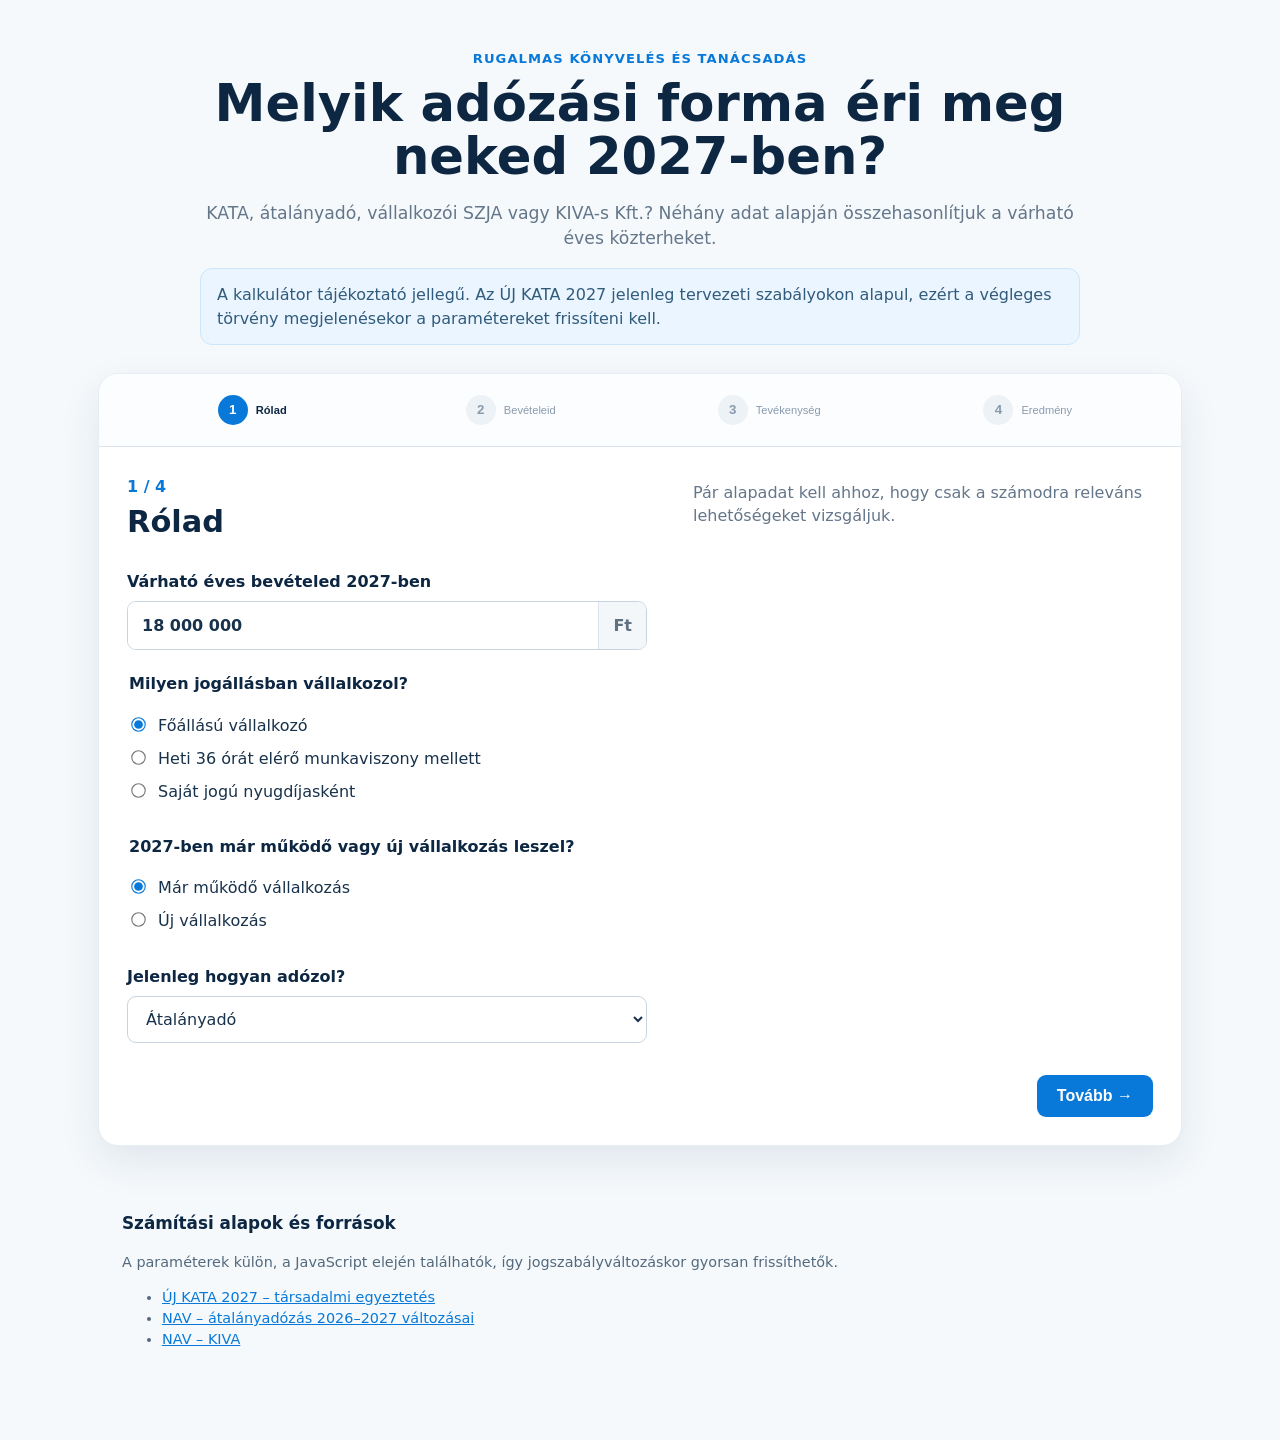
<file: index.html>
<!doctype html>
<html lang="hu">
<head>
  <meta charset="utf-8">
  <meta name="viewport" content="width=device-width,initial-scale=1">
  <meta name="description" content="2027-es adózási kalkulátor: ÚJ KATA, átalányadó, vállalkozói SZJA és KIVA-s Kft. összehasonlítása.">
  <title>Adókalkulátor 2027 | Rugalmas Könyvelés</title>
  <link rel="stylesheet" href="styles.css">
</head>
<body>
<main class="shell">
  <header class="hero">
    <span class="eyebrow">Rugalmas Könyvelés és Tanácsadás</span>
    <h1>Melyik adózási forma éri meg neked 2027-ben?</h1>
    <p>KATA, átalányadó, vállalkozói SZJA vagy KIVA-s Kft.? Néhány adat alapján összehasonlítjuk a várható éves közterheket.</p>
    <div class="notice">A kalkulátor tájékoztató jellegű. Az ÚJ KATA 2027 jelenleg tervezeti szabályokon alapul, ezért a végleges törvény megjelenésekor a paramétereket frissíteni kell.</div>
  </header>

  <section class="calculator" aria-label="Adókalkulátor">
    <nav class="steps" aria-label="Lépések">
      <button class="step is-active" data-goto="1"><span>1</span><small>Rólad</small></button>
      <button class="step" data-goto="2"><span>2</span><small>Bevételeid</small></button>
      <button class="step" data-goto="3"><span>3</span><small>Tevékenység</small></button>
      <button class="step" data-goto="4"><span>4</span><small>Eredmény</small></button>
    </nav>

    <form id="taxForm" novalidate>
      <section class="panel is-active" data-panel="1">
        <div class="panel-head"><div><b>1 / 4</b><h2>Rólad</h2></div><p>Pár alapadat kell ahhoz, hogy csak a számodra releváns lehetőségeket vizsgáljuk.</p></div>

        <label class="field">
          <span>Várható éves bevételed 2027-ben</span>
          <div class="money-wrap"><input id="revenue" inputmode="numeric" autocomplete="off" value="18 000 000"><b>Ft</b></div>
        </label>

        <fieldset class="field">
          <legend>Milyen jogállásban vállalkozol?</legend>
          <label><input type="radio" name="status" value="main" checked> Főállású vállalkozó</label>
          <label><input type="radio" name="status" value="side"> Heti 36 órát elérő munkaviszony mellett</label>
          <label><input type="radio" name="status" value="retired"> Saját jogú nyugdíjasként</label>
        </fieldset>

        <fieldset class="field">
          <legend>2027-ben már működő vagy új vállalkozás leszel?</legend>
          <label><input type="radio" name="existing" value="existing" checked> Már működő vállalkozás</label>
          <label><input type="radio" name="existing" value="new"> Új vállalkozás</label>
        </fieldset>

        <label class="field">
          <span>Jelenleg hogyan adózol?</span>
          <select id="currentTax">
            <option value="flat">Átalányadó</option>
            <option value="entrepreneur">Vállalkozói SZJA</option>
            <option value="kata">KATA</option>
            <option value="none">Még nincs vállalkozásom</option>
          </select>
        </label>

        <div class="actions"><span></span><button type="button" class="primary next" data-next="2">Tovább →</button></div>
      </section>

      <section class="panel" data-panel="2">
        <div class="panel-head"><div><b>2 / 4</b><h2>Bevételeid</h2></div><p>Kinek és mennyiért számlázol? Ez az ÚJ KATA szempontjából különösen fontos.</p></div>

        <div class="split">
          <label class="field"><span>Cégektől / EV-ktől / egyéb kifizetőktől várható bevétel</span><div class="money-wrap"><input id="payerRevenue" inputmode="numeric" value="8 000 000"><b>Ft</b></div><small>Ezt az összeget add meg. A magánszemélyektől származó részt automatikusan kiszámoljuk.</small></label>
          <label class="field"><span>Magánszemélyektől várható bevétel</span><div class="money-wrap readonly"><input id="privateRevenue" inputmode="numeric" value="10 000 000" readonly tabindex="-1" aria-readonly="true"><b>Ft</b></div><small>Automatikus érték: éves bevétel − kifizetői bevétel.</small></label>
        </div>
        <div id="revenueCheck" class="statusbox ok"></div>

        <label class="field"><span>Egyetlen cégtől vagy kapcsolt cégektől várható legnagyobb bevétel</span><div class="money-wrap"><input id="largestPayer" inputmode="numeric" value="6 000 000"><b>Ft</b></div><small>Nem lehet több, mint a teljes kifizetői bevétel. Ha többet írsz be, automatikusan korrigáljuk.</small></label>

        <fieldset class="field">
          <legend>Számlázol jelenlegi vagy az elmúlt 24 hónapban volt munkáltatódnak?</legend>
          <label><input type="radio" name="formerEmployer" value="yes"> Igen</label>
          <label><input type="radio" name="formerEmployer" value="no" checked> Nem</label>
        </fieldset>

        <div class="actions"><button type="button" class="ghost back" data-back="1">← Vissza</button><button type="button" class="primary next" data-next="3">Tovább →</button></div>
      </section>

      <section class="panel" data-panel="3">
        <div class="panel-head"><div><b>3 / 4</b><h2>Tevékenység és költségek</h2></div><p>Add meg, mivel foglalkozol és mekkora költséggel tervezel.</p></div>

        <label class="field">
          <span>Átalányadó költséghányada</span>
          <select id="expenseRatio">
            <option value="0.50">50% – általános (2027)</option>
            <option value="0.80">80% – jogosító tevékenység</option>
            <option value="0.90">90% – kizárólag kiskereskedelem / jogosító tevékenység</option>
          </select>
          <small>Ha nem tudod biztosan, hagyd 50%-on. A tevékenységi jogosultságot könyvelővel érdemes ellenőrizni.</small>
        </label>

        <label class="field"><span>Becsült tényleges vállalkozási költséged évente</span><div class="money-wrap"><input id="realCosts" inputmode="numeric" value="2 500 000"><b>Ft</b></div></label>

        <fieldset class="field">
          <legend>Származik bevételed ingatlan-bérbeadásból (TEÁOR 68.20)?</legend>
          <label><input type="radio" name="rental" value="yes"> Igen</label>
          <label><input type="radio" name="rental" value="no" checked> Nem</label>
        </fieldset>

        <div class="kft-card">
          <label class="toggle"><input type="checkbox" id="considerKft" checked><span>Megfontolnád Kft. működtetését is, ha kedvezőbb lenne?</span></label>
          <div id="kftOptions">
            <label class="field"><span>A nyereséget várhatóan</span>
              <select id="profitPolicy">
                <option value="0.90">szinte teljesen kivenném</option>
                <option value="0.50" selected>részben kivenném, részben a cégben hagynám</option>
                <option value="0.20">nagyrészt a cégben hagynám</option>
              </select>
            </label>
            <details>
              <summary>Haladó Kft.-beállítások</summary>
              <div class="advanced-grid">
                <label class="field"><span>Éves bruttó tagi / ügyvezetői díjazás</span><div class="money-wrap"><input id="ownerSalary" inputmode="numeric" value="0"><b>Ft</b></div><small>0 esetén a kalkulátor a jogállás alapján becsült minimumot használja.</small></label>
                <label class="field"><span>HIPA-kulcs</span><select id="hipaRate"><option value="0.02" selected>2,0%</option><option value="0.018">1,8%</option><option value="0.015">1,5%</option><option value="0.01">1,0%</option><option value="0">0%</option></select></label>
                <label class="field"><span>2027 havi minimálbér – tervezési paraméter</span><div class="money-wrap"><input id="minWage" inputmode="numeric" value="374 600"><b>Ft</b></div></label>
              </div>
            </details>
          </div>
        </div>

        <div class="actions"><button type="button" class="ghost back" data-back="2">← Vissza</button><button type="button" class="primary" id="calculate">Eredmény megjelenítése →</button></div>
      </section>

      <section class="panel" data-panel="4">
        <div class="panel-head"><div><b>4 / 4</b><h2>Eredmény</h2></div><p>A megadott adatok alapján készült becslés.</p></div>

        <div id="winner" class="winner"></div>
        <div class="table-wrap">
          <table>
            <thead><tr><th>Adózási forma</th><th>Becsült éves közteher</th><th>Különbség</th><th>Értékelés</th></tr></thead>
            <tbody id="resultsBody"></tbody>
          </table>
        </div>

        <div id="reasoning" class="reasoning"></div>
        <div id="kftDetail" class="kft-detail"></div>

        <div class="notice compact">A számítás nem kezeli az összes egyedi kedvezményt, családi adó- és járulékkedvezményt, szünetelést, évközi kezdést, speciális HIPA-korrekciókat és valamennyi KIVA-adóalap módosító tételt. Döntés előtt egyedi ellenőrzés szükséges.</div>

        <div class="cta">
          <div><span class="eyebrow">Személyes ellenőrzés</span><h3>Szeretnéd biztosan tudni, hogy neked melyik a legjobb?</h3><p>A kalkulátor jó előszűrő, de a végleges választást érdemes a konkrét tevékenységgel és szerződésekkel együtt átnézni.</p></div>
          <a class="primary linkbtn" href="https://www.rugalmaskonyveles.hu/kapcsolat/" target="_blank" rel="noopener">Kapcsolatfelvétel →</a>
        </div>

        <div class="actions"><button type="button" class="ghost back" data-back="3">← Adatok módosítása</button><button type="button" class="primary" id="restart">Új számítás</button></div>
      </section>
    </form>
  </section>

  <section class="sources">
    <h3>Számítási alapok és források</h3>
    <p>A paraméterek külön, a JavaScript elején találhatók, így jogszabályváltozáskor gyorsan frissíthetők.</p>
    <ul>
      <li><a href="https://kormany.hu/dokumentumtar/tarsadalmi-egyeztetes-a-kisadozo-egyeni-vallalkozok-teteles-adojarol-szolo-torvenyjavaslatrol" target="_blank" rel="noopener">ÚJ KATA 2027 – társadalmi egyeztetés</a></li>
      <li><a href="https://nav.gov.hu/ado/szja/Kedvezo_valtozasok_az_atalanyadozasban" target="_blank" rel="noopener">NAV – átalányadózás 2026–2027 változásai</a></li>
      <li><a href="https://nav.gov.hu/ado/kiva" target="_blank" rel="noopener">NAV – KIVA</a></li>
    </ul>
  </section>
</main>
<script src="app.js?v=20261007-1905"></script>
<script src="tracking.js?v=20261007-1905"></script></body>
</html>
</file>
<file: styles.css>
:root{--navy:#0d2743;--blue:#0879d9;--blue2:#eaf5ff;--green:#0d8b4c;--green2:#e8f8ef;--red:#c92d3a;--red2:#fff0f1;--amber:#9a6b00;--amber2:#fff7db;--ink:#18324b;--muted:#64768a;--line:#dbe4ec;--bg:#f5f9fc;--white:#fff;--shadow:0 16px 40px rgba(13,39,67,.09)}*{box-sizing:border-box}body{margin:0;background:var(--bg);color:var(--ink);font-family:Inter,ui-sans-serif,system-ui,-apple-system,BlinkMacSystemFont,"Segoe UI",sans-serif;line-height:1.45}.shell{max-width:1120px;margin:auto;padding:28px 18px 56px}.hero{text-align:center;margin:18px auto 28px;max-width:880px}.eyebrow{color:var(--blue);font-size:.82rem;font-weight:800;letter-spacing:.08em;text-transform:uppercase}.hero h1{color:var(--navy);font-size:clamp(2rem,4vw,3.4rem);line-height:1.04;margin:.5rem 0 .8rem}.hero p{font-size:1.08rem;color:var(--muted)}.notice{background:var(--blue2);border:1px solid #cbe6fb;border-radius:12px;padding:14px 16px;text-align:left;color:#315b7b}.compact{margin-top:22px;font-size:.9rem}.calculator{background:var(--white);border-radius:20px;box-shadow:var(--shadow);overflow:hidden;border:1px solid #e7edf2}.steps{display:grid;grid-template-columns:repeat(4,1fr);gap:0;padding:20px 24px;border-bottom:1px solid var(--line);background:#fbfdff}.step{border:0;background:none;color:#8a9aad;display:flex;align-items:center;justify-content:center;gap:8px;cursor:pointer}.step span{width:30px;height:30px;border-radius:50%;background:#edf2f6;display:grid;place-items:center;font-weight:800}.step.is-active{color:var(--navy);font-weight:800}.step.is-active span{background:var(--blue);color:white}.panel{display:none;padding:28px}.panel.is-active{display:block}.panel-head{display:flex;justify-content:space-between;gap:30px;align-items:flex-start;margin-bottom:24px}.panel-head b{color:var(--blue)}.panel-head h2{font-size:1.9rem;margin:2px 0;color:var(--navy)}.panel-head p{max-width:460px;color:var(--muted);margin:.4rem 0}.field{display:block;margin:20px 0}.field>span,.field legend{display:block;font-weight:750;color:var(--navy);margin-bottom:8px}.field label{display:block;margin:10px 0}.field small{display:block;color:var(--muted);margin-top:6px}fieldset.field{border:0;padding:0;margin:22px 0}input[type=radio],input[type=checkbox]{accent-color:var(--blue);transform:scale(1.12);margin-right:8px}.money-wrap{display:flex;border:1px solid #c8d4df;border-radius:9px;overflow:hidden;background:white;max-width:520px}.money-wrap:focus-within{outline:3px solid rgba(8,121,217,.13);border-color:var(--blue)}.money-wrap input{border:0;outline:0;font:inherit;width:100%;padding:12px 14px;font-weight:700;color:var(--ink)}.money-wrap b{padding:12px 14px;background:#f4f7f9;color:#5f7182;border-left:1px solid #dbe4ec}select{width:min(520px,100%);border:1px solid #c8d4df;border-radius:9px;padding:12px 14px;background:#fff;color:var(--ink);font:inherit}.split{display:grid;grid-template-columns:1fr 1fr;gap:24px}.statusbox{padding:12px 14px;border-radius:10px;margin:-6px 0 16px;font-weight:700}.statusbox.ok{background:var(--green2);color:var(--green)}.statusbox.bad{background:var(--red2);color:var(--red)}.actions{display:flex;justify-content:space-between;align-items:center;margin-top:32px;gap:12px}.primary,.ghost{border:0;border-radius:9px;padding:12px 20px;font-weight:800;cursor:pointer;font-size:1rem}.primary{background:var(--blue);color:white}.primary:hover{filter:brightness(.95)}.ghost{background:#eef5fa;color:#315b7b}.kft-card{background:#f5faff;border:1px solid #d6eafb;padding:16px 18px;border-radius:14px;margin-top:22px}.toggle{font-weight:800;color:var(--navy);display:flex;align-items:center}.advanced-grid{display:grid;grid-template-columns:2fr 1fr 2fr;gap:18px}details{margin-top:14px}summary{cursor:pointer;color:#315b7b;font-weight:700}.winner{border-radius:14px;padding:18px;margin-bottom:22px}.winner.good{background:var(--green2);border:1px solid #bcebd0}.winner.warn{background:var(--amber2);border:1px solid #efdc95}.winner h3{margin:0 0 5px;font-size:1.35rem}.table-wrap{overflow:auto}table{width:100%;border-collapse:separate;border-spacing:0;border:1px solid var(--line);border-radius:12px;overflow:hidden}th,td{text-align:left;padding:13px 14px;border-bottom:1px solid var(--line)}th{background:#f1f5f8;color:#38536b;font-size:.9rem}tbody tr:last-child td{border-bottom:0}tr.best{background:var(--green2)}.pill{display:inline-block;border-radius:999px;padding:5px 9px;font-size:.78rem;font-weight:800}.pill.good{background:#c9f1d9;color:#08773d}.pill.bad{background:#ffe0e3;color:#ae2632}.pill.mid{background:#ffefbb;color:#7b5700}.reasoning{margin:22px 0}.reasoning h3,.kft-detail h3{color:var(--navy)}.reasoning ul{padding-left:1.2rem}.reasoning li{margin:.45rem 0}.kft-detail{background:#f8fbfd;border:1px solid var(--line);border-radius:12px;padding:16px;margin:18px 0}.cta{display:flex;justify-content:space-between;align-items:center;gap:24px;background:#fff2f4;border:1px solid #f6d4da;border-radius:14px;padding:20px;margin-top:24px}.cta h3{margin:.25rem 0;color:var(--navy)}.cta p{margin:.3rem 0;color:var(--muted)}.linkbtn{text-decoration:none;white-space:nowrap}.sources{margin:28px 0 0;padding:20px 24px;color:#53697d;font-size:.9rem}.sources h3{color:var(--navy)}.sources a{color:var(--blue)}@media(max-width:760px){.shell{padding:10px}.hero{padding:10px}.steps{padding:12px 6px}.step{flex-direction:column;gap:3px;font-size:.78rem}.panel{padding:20px 16px}.panel-head{display:block}.split,.advanced-grid{grid-template-columns:1fr}.cta{display:block}.cta .linkbtn{display:inline-block;margin-top:12px}th,td{padding:11px 9px;font-size:.86rem}.actions{position:sticky;bottom:0;background:rgba(255,255,255,.94);padding:10px 0 2px}.hero h1{font-size:2rem}}
body.embed-mode{background:#fff}
body.embed-mode .shell{max-width:1080px;padding-top:8px;padding-bottom:8px}
body.embed-mode .hero,body.embed-mode .sources{display:none}
body.embed-mode .calculator{box-shadow:none;border-color:#e1e8ef}

.money-wrap.readonly{background:#f1f5f8;border-color:#d8e1e8}
.money-wrap.readonly input{background:#f1f5f8;color:#52687a;cursor:default}
.money-wrap.readonly b{background:#e8eef3}
</file>
